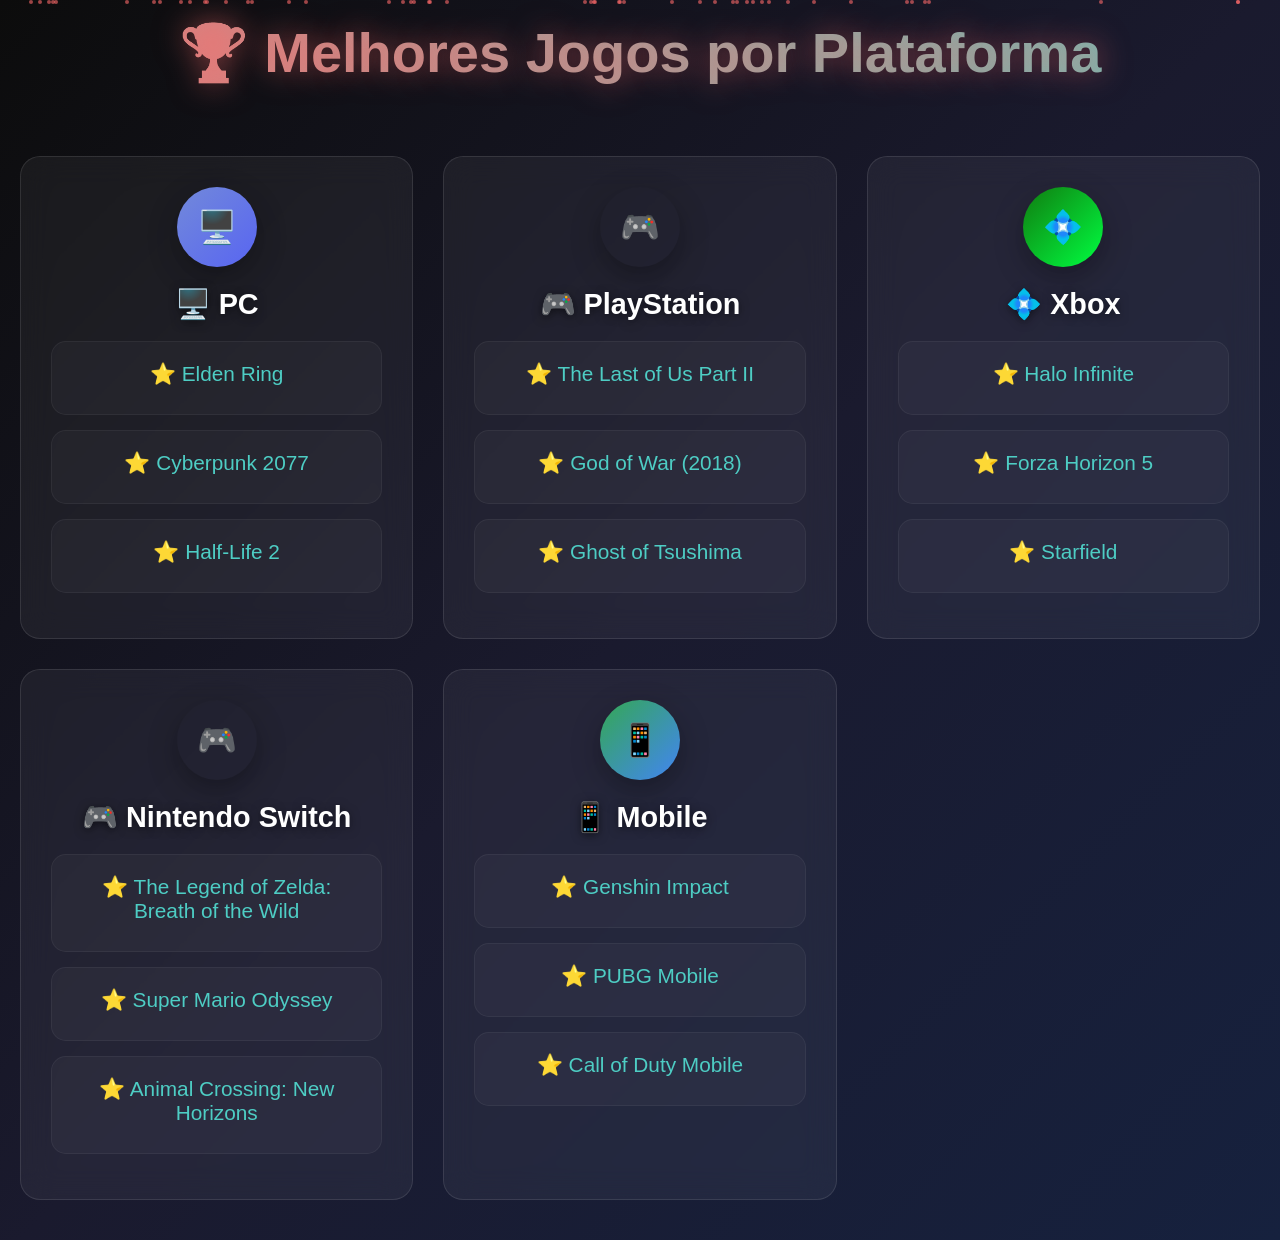
<file: jhon-main/jhon-main/jhon-main/vscode/imagens/melhores jogos/play.html>
<!DOCTYPE html>
<html lang="pt-BR">
<head>
    <meta charset="UTF-8">
    <meta name="viewport" content="width=device-width, initial-scale=1.0">
    <title>Melhores Jogos por Plataforma</title>
<link rel="stylesheet" href="play.css">
</head>
<body>
    <div class="particles" id="particles"></div>
    
    <div class="container">
        <h1>🏆 Melhores Jogos por Plataforma</h1>
        
        <div class="platforms-grid" id="platformsGrid">
            <!-- Conteúdo será inserido via JavaScript -->
            <script src="play.js"></script>
        </div>
    </div>

    <!-- Modal -->
    <div id="gameModal" class="modal">
        <div class="modal-content">
            <span class="close">&times;</span>
            <div id="modalBody" class="game-description"></div>
        </div>
    </div>
</body>
</html>
</file>
<file: jhon-main/jhon-main/jhon-main/vscode/imagens/melhores jogos/play.css>
* {
    margin: 0;
    padding: 0;
    box-sizing: border-box;
}

body {
    font-family: 'Arial', sans-serif;
    background: linear-gradient(135deg, #0c0c0c 0%, #1a1a2e 50%, #16213e 100%);
    color: #ffffff;
    min-height: 100vh;
    overflow-x: hidden;
}

.container {
    max-width: 1400px;
    margin: 0 auto;
    padding: 20px;
}

h1 {
    text-align: center;
    font-size: 3.5rem;
    margin-bottom: 50px;
    background: linear-gradient(45deg, #ff6b6b, #4ecdc4, #45b7d1, #96ceb4);
    background-size: 400% 400%;
    -webkit-background-clip: text;
    -webkit-text-fill-color: transparent;
    animation: gradientShift 3s ease infinite;
    text-shadow: 0 0 30px rgba(255, 107, 107, 0.5);
}

@keyframes gradientShift {
    0% { background-position: 0% 50%; }
    50% { background-position: 100% 50%; }
    100% { background-position: 0% 50%; }
}

.platforms-grid {
    display: grid;
    grid-template-columns: repeat(auto-fit, minmax(350px, 1fr));
    gap: 30px;
    padding: 20px 0;
}

.platform-card {
    background: rgba(255, 255, 255, 0.05);
    backdrop-filter: blur(15px);
    border-radius: 20px;
    padding: 30px;
    text-align: center;
    border: 1px solid rgba(255, 255, 255, 0.1);
    transition: all 0.4s cubic-bezier(0.175, 0.885, 0.32, 1.275);
    position: relative;
    overflow: hidden;
}

.platform-card::before {
    content: '';
    position: absolute;
    top: 0;
    left: -100%;
    width: 100%;
    height: 100%;
    background: linear-gradient(90deg, transparent, rgba(255,255,255,0.2), transparent);
    transition: left 0.6s;
}

.platform-card:hover::before {
    left: 100%;
}

.platform-card:hover {
    transform: translateY(-15px) scale(1.05);
    box-shadow: 0 25px 50px rgba(0, 0, 0, 0.5);
    border-color: rgba(255, 255, 255, 0.3);
}

.platform-icon {
    width: 80px;
    height: 80px;
    margin: 0 auto 20px;
    border-radius: 50%;
    display: flex;
    align-items: center;
    justify-content: center;
    font-size: 2rem;
    font-weight: bold;
    box-shadow: 0 10px 30px rgba(0, 0, 0, 0.3);
    transition: all 0.3s ease;
}

.platform-pc { background: linear-gradient(135deg, #7289da, #5865f2); }
.platform-ps { background: linear-gradient(135deg, #003087, #00a4ef); }
.platform-xbox { background: linear-gradient(135deg, #107c10, #00ff41); }
.platform-switch { background: linear-gradient(135deg, #e60012, #f5f5f5); }
.platform-mobile { background: linear-gradient(135deg, #34a853, #4285f4); }

.platform-card:hover .platform-icon {
    transform: scale(1.1) rotate(360deg);
    box-shadow: 0 15px 40px rgba(0, 0, 0, 0.5);
}

.platform-name {
    font-size: 1.8rem;
    margin-bottom: 20px;
    color: #ffffff;
    text-shadow: 0 2px 10px rgba(0, 0, 0, 0.5);
}

.game-list {
    list-style: none;
}

.game-item {
    background: rgba(255, 255, 255, 0.03);
    margin: 15px 0;
    padding: 20px;
    border-radius: 15px;
    cursor: pointer;
    transition: all 0.3s ease;
    position: relative;
    border: 1px solid rgba(255, 255, 255, 0.05);
    overflow: hidden;
}

.game-item::before {
    content: '';
    position: absolute;
    top: 0;
    left: 0;
    right: 0;
    height: 3px;
    background: linear-gradient(90deg, #ff6b6b, #4ecdc4);
    transform: scaleX(0);
    transition: transform 0.3s ease;
}

.game-item:hover::before {
    transform: scaleX(1);
}

.game-item:hover {
    background: rgba(255, 255, 255, 0.1);
    transform: translateX(10px);
}

.game-title {
    font-size: 1.3rem;
    margin-bottom: 8px;
    color: #4ecdc4;
}

/* Modal Popup */
.modal {
    display: none;
    position: fixed;
    z-index: 1000;
    left: 0;
    top: 0;
    width: 100%;
    height: 100%;
    background-color: rgba(0, 0, 0, 0.9);
    backdrop-filter: blur(10px);
    animation: fadeIn 0.3s ease;
}

@keyframes fadeIn {
    from { opacity: 0; }
    to { opacity: 1; }
}

.modal-content {
    background: linear-gradient(135deg, #1a1a2e 0%, #16213e 100%);
    margin: 5% auto;
    padding: 40px;
    border-radius: 20px;
    width: 90%;
    max-width: 600px;
    max-height: 80vh;
    overflow-y: auto;
    border: 1px solid rgba(255, 255, 255, 0.2);
    position: relative;
    animation: slideIn 0.4s cubic-bezier(0.25, 0.46, 0.45, 0.94);
}

@keyframes slideIn {
    from {
        opacity: 0;
        transform: translateY(-50px) scale(0.9);
    }
    to {
        opacity: 1;
        transform: translateY(0) scale(1);
    }
}

.close {
    position: absolute;
    right: 25px;
    top: 20px;
    color: #aaa;
    font-size: 35px;
    font-weight: bold;
    cursor: pointer;
    transition: all 0.3s ease;
}

.close:hover {
    color: #ff6b6b;
    transform: rotate(90deg);
}

.game-description {
    font-size: 1.1rem;
    line-height: 1.7;
    color: #e0e0e0;
    text-align: justify;
}

.scroll-animation {
    opacity: 0;
    transform: translateY(50px);
    transition: all 0.8s ease;
}

.scroll-animation.visible {
    opacity: 1;
    transform: translateY(0);
}

@media (max-width: 768px) {
    h1 { font-size: 2.5rem; }
    .platforms-grid { grid-template-columns: 1fr; }
    .platform-card { padding: 20px; }
}

/* Partículas de fundo */
.particles {
    position: fixed;
    top: 0;
    left: 0;
    width: 100%;
    height: 100%;
    pointer-events: none;
    z-index: -1;
}

.particle {
    position: absolute;
    width: 4px;
    height: 4px;
    background: rgba(255, 107, 107, 0.6);
    border-radius: 50%;
    animation: float 6s infinite linear;
}

@keyframes float {
    0% {
        transform: translateY(100vh) rotate(0deg);
        opacity: 0;
    }
    10% {
        opacity: 1;
    }
    90% {
        opacity: 1;
    }
    100% {
        transform: translateY(-100px) rotate(360deg);
        opacity: 0;
    }
}
</file>
